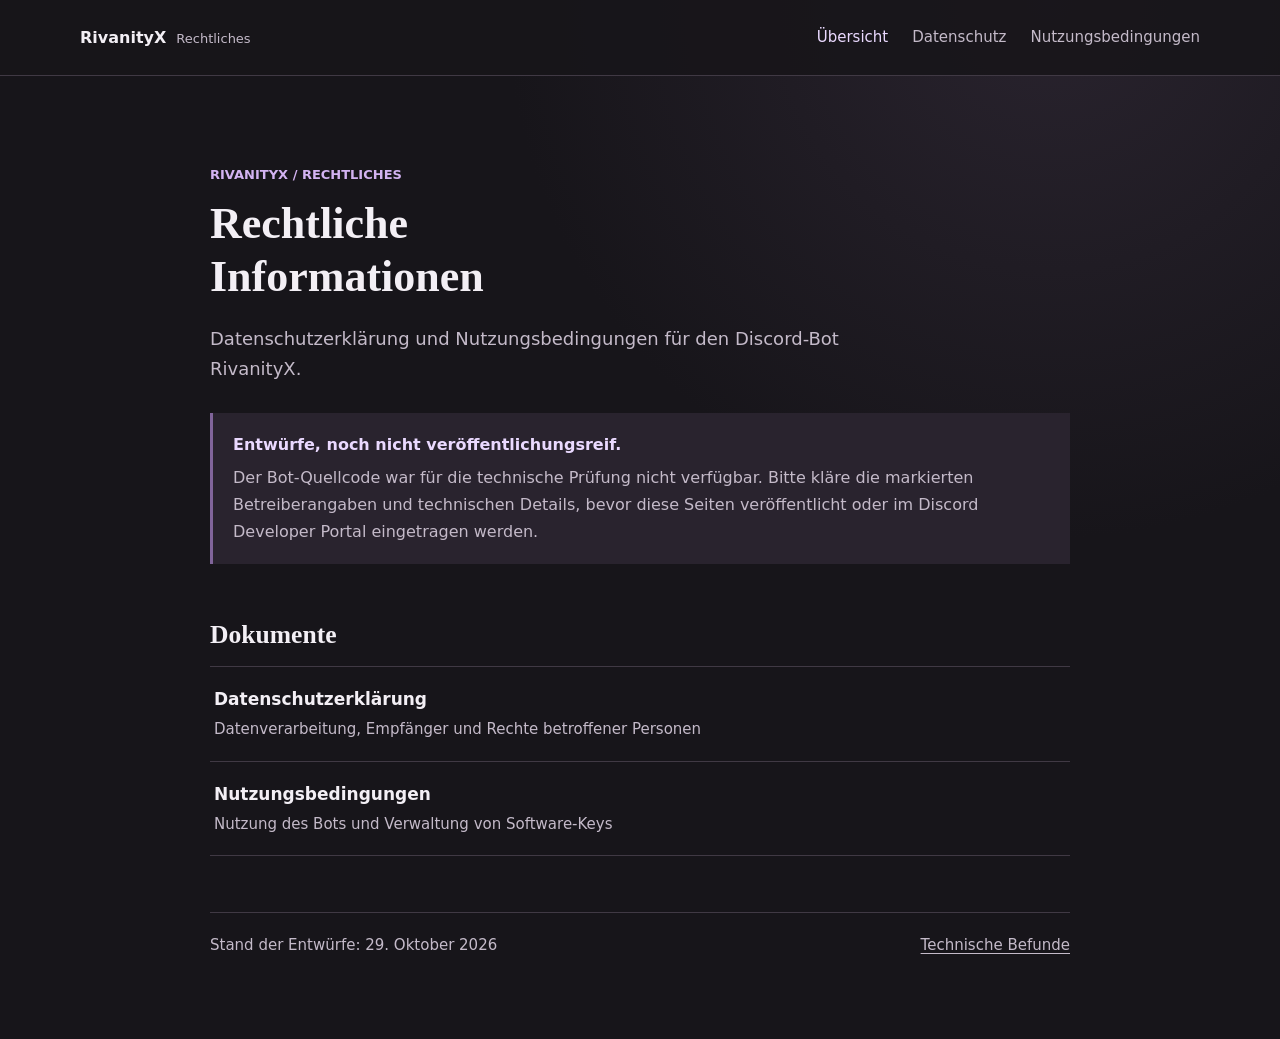
<file: index.html>
<!doctype html>
<html lang="de">
<head>
  <meta charset="utf-8">
  <meta name="viewport" content="width=device-width, initial-scale=1">
  <meta name="theme-color" content="#17151a">
  <meta name="description" content="Datenschutzerklärung und Nutzungsbedingungen für RivanityX.">
  <title>Rechtliche Informationen | RivanityX</title>
  <link rel="stylesheet" href="style.css">
</head>
<body>
  <header class="site-header">
    <a class="wordmark" href="index.html">RivanityX <span>Rechtliches</span></a>
    <nav aria-label="Hauptnavigation">
      <a href="index.html" aria-current="page">Übersicht</a>
      <a href="privacy.html">Datenschutz</a>
      <a href="terms.html">Nutzungsbedingungen</a>
    </nav>
  </header>

  <main class="landing">
    <p class="eyebrow">RivanityX / Rechtliches</p>
    <h1>Rechtliche Informationen</h1>
    <p class="intro">Datenschutzerklärung und Nutzungsbedingungen für den Discord-Bot RivanityX.</p>

    <aside class="draft-notice" aria-label="Wichtiger Hinweis">
      <strong>Entwürfe, noch nicht veröffentlichungsreif.</strong>
      <p>Der Bot-Quellcode war für die technische Prüfung nicht verfügbar. Bitte kläre die markierten Betreiberangaben und technischen Details, bevor diese Seiten veröffentlicht oder im Discord Developer Portal eingetragen werden.</p>
    </aside>

    <section class="document-list" aria-labelledby="documents-title">
      <h2 id="documents-title">Dokumente</h2>
      <ul class="legal-links">
        <li>
          <a href="privacy.html">
            <span class="link-title">Datenschutzerklärung</span>
            <span class="link-description">Datenverarbeitung, Empfänger und Rechte betroffener Personen</span>
          </a>
        </li>
        <li>
          <a href="terms.html">
            <span class="link-title">Nutzungsbedingungen</span>
            <span class="link-description">Nutzung des Bots und Verwaltung von Software-Keys</span>
          </a>
        </li>
      </ul>
    </section>

    <footer class="site-footer">
      <p>Stand der Entwürfe: 29. Oktober 2026</p>
      <a href="legal-site/TECHNICAL_FINDINGS.md">Technische Befunde</a>
    </footer>
  </main>
</body>
</html>
</file>
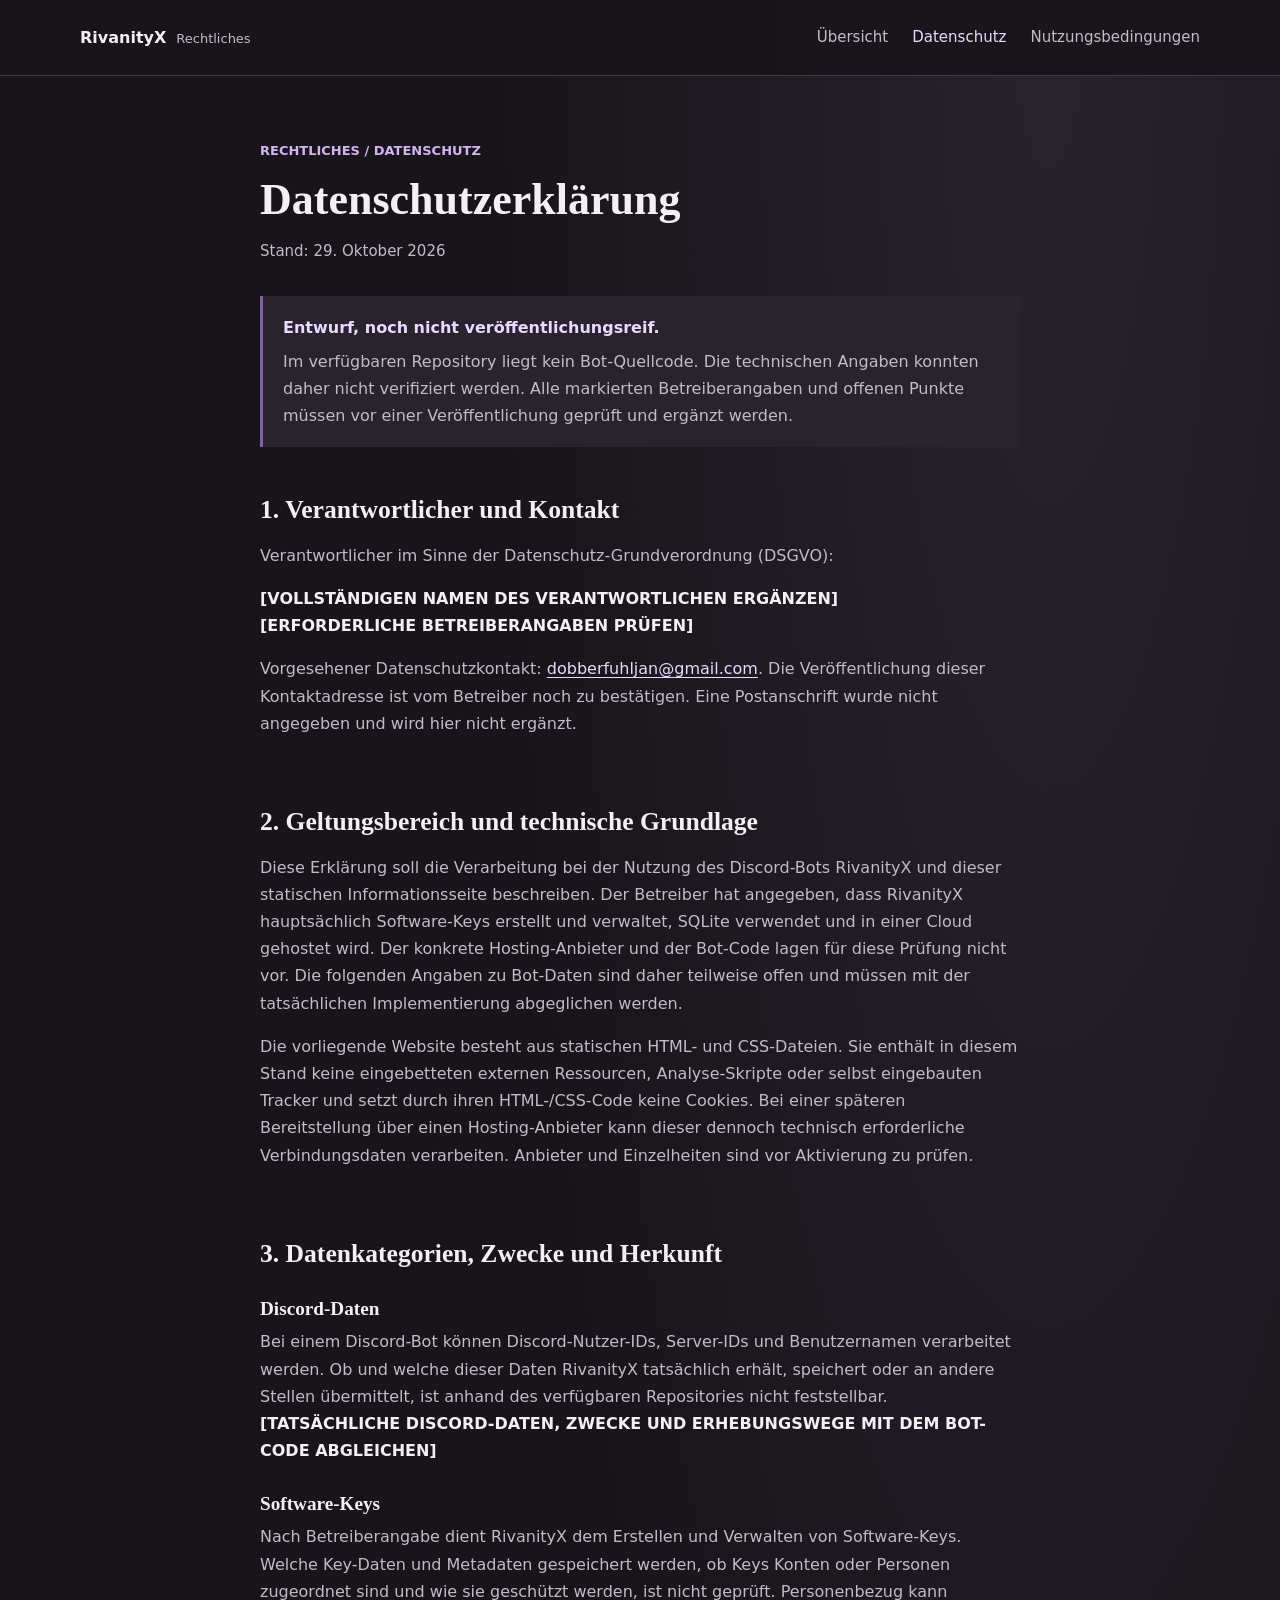
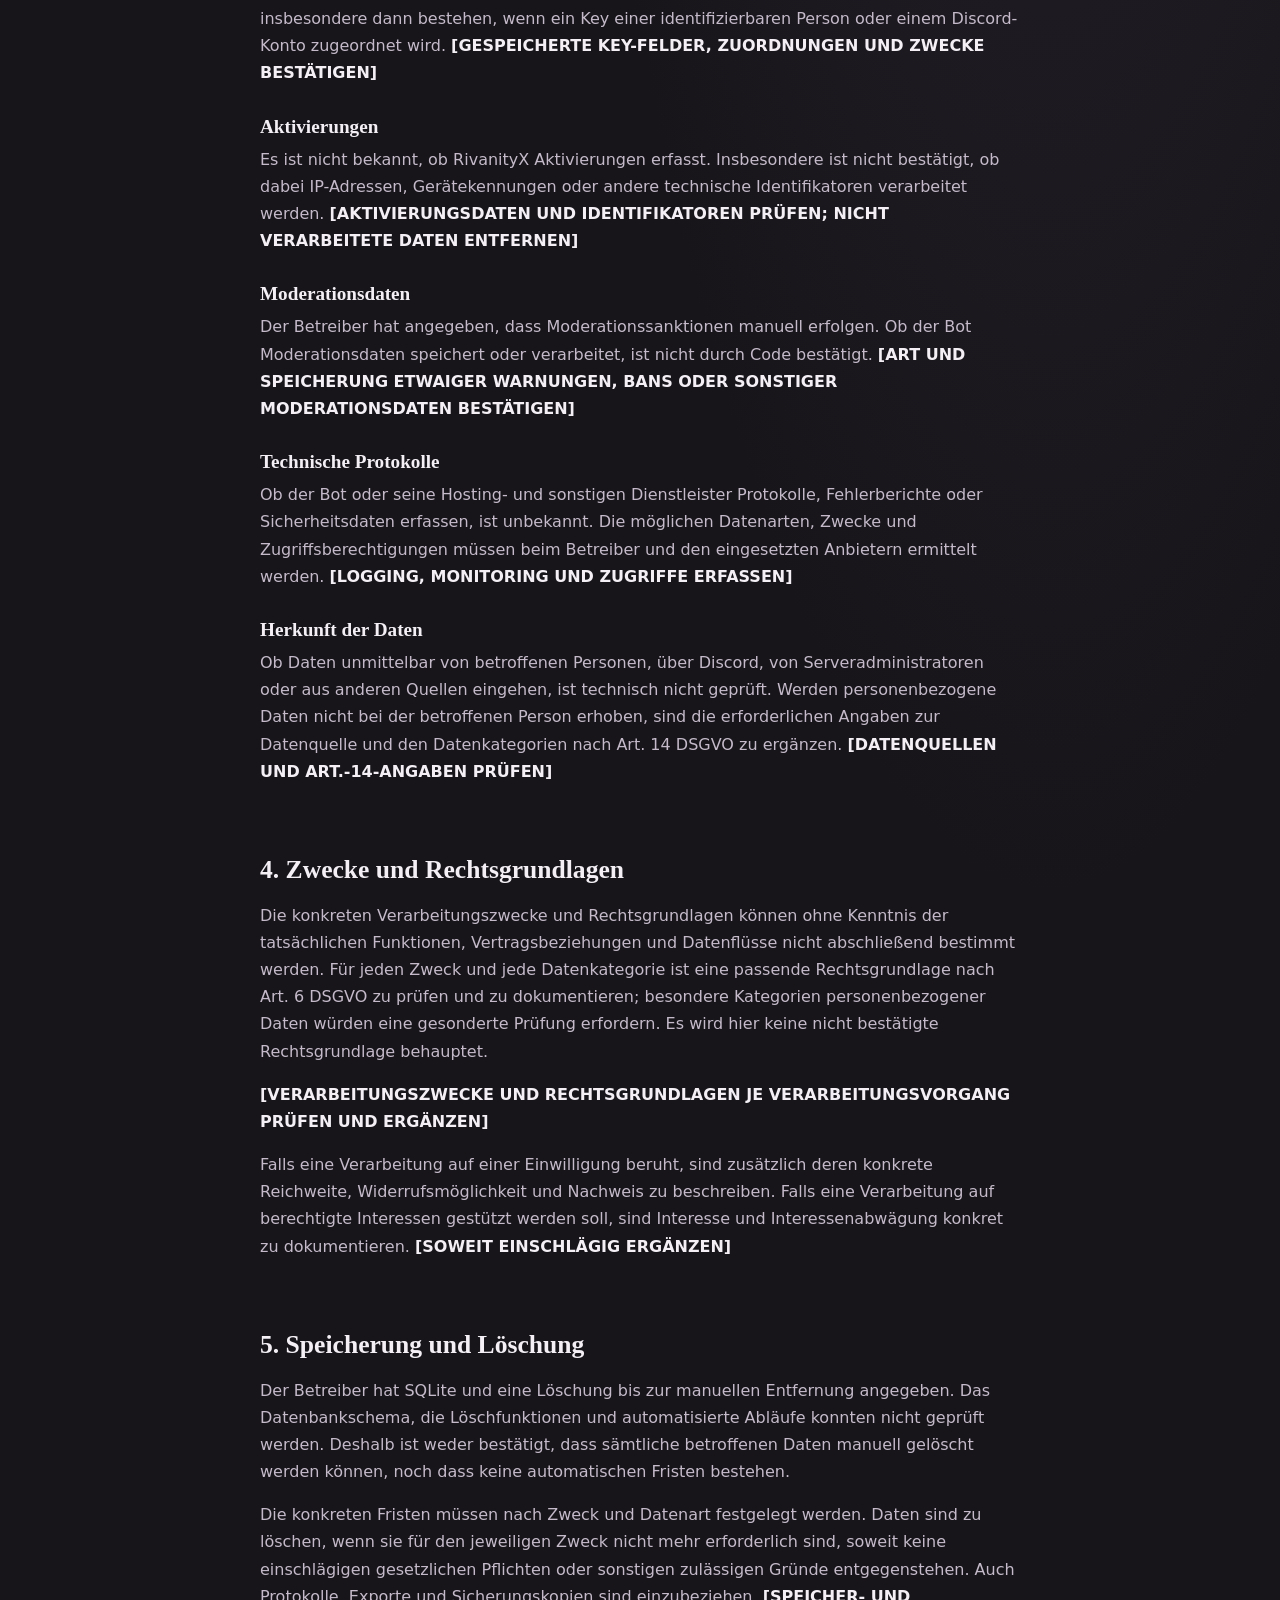
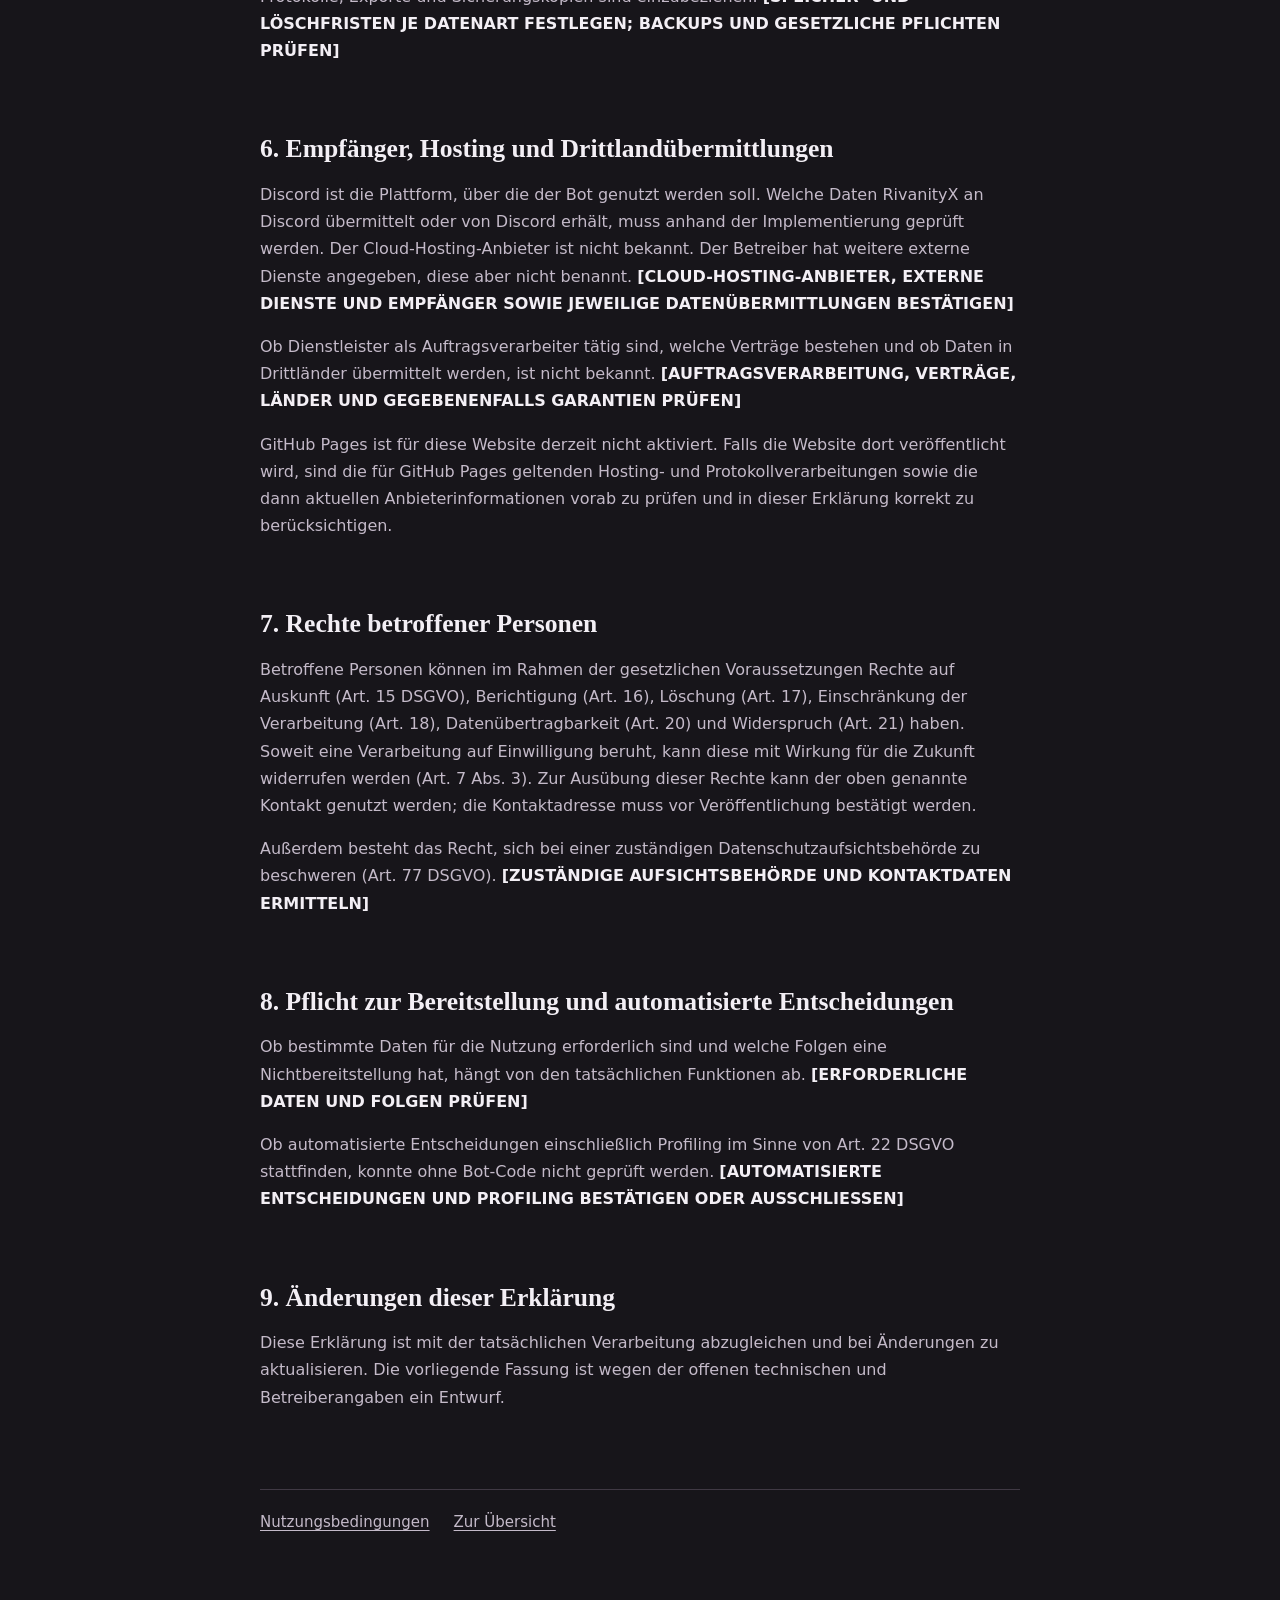
<file: privacy.html>
<!doctype html>
<html lang="de">
<head>
  <meta charset="utf-8">
  <meta name="viewport" content="width=device-width, initial-scale=1">
  <meta name="theme-color" content="#17151a">
  <title>Datenschutzerklärung | RivanityX</title>
  <link rel="stylesheet" href="style.css">
</head>
<body>
  <header class="site-header">
    <a class="wordmark" href="index.html">RivanityX <span>Rechtliches</span></a>
    <nav aria-label="Hauptnavigation">
      <a href="index.html">Übersicht</a>
      <a href="privacy.html" aria-current="page">Datenschutz</a>
      <a href="terms.html">Nutzungsbedingungen</a>
    </nav>
  </header>

  <main class="document">
    <p class="eyebrow">Rechtliches / Datenschutz</p>
    <h1>Datenschutzerklärung</h1>
    <p class="document-date">Stand: 29. Oktober 2026</p>

    <aside class="draft-notice" aria-label="Wichtiger Hinweis">
      <strong>Entwurf, noch nicht veröffentlichungsreif.</strong>
      <p>Im verfügbaren Repository liegt kein Bot-Quellcode. Die technischen Angaben konnten daher nicht verifiziert werden. Alle markierten Betreiberangaben und offenen Punkte müssen vor einer Veröffentlichung geprüft und ergänzt werden.</p>
    </aside>

    <section>
      <h2>1. Verantwortlicher und Kontakt</h2>
      <p>Verantwortlicher im Sinne der Datenschutz-Grundverordnung (DSGVO):</p>
      <p><strong>[VOLLSTÄNDIGEN NAMEN DES VERANTWORTLICHEN ERGÄNZEN]</strong><br>
        <strong>[ERFORDERLICHE BETREIBERANGABEN PRÜFEN]</strong></p>
      <p>Vorgesehener Datenschutzkontakt: <a href="mailto:dobberfuhljan@gmail.com">dobberfuhljan@gmail.com</a>. Die Veröffentlichung dieser Kontaktadresse ist vom Betreiber noch zu bestätigen. Eine Postanschrift wurde nicht angegeben und wird hier nicht ergänzt.</p>
    </section>

    <section>
      <h2>2. Geltungsbereich und technische Grundlage</h2>
      <p>Diese Erklärung soll die Verarbeitung bei der Nutzung des Discord-Bots RivanityX und dieser statischen Informationsseite beschreiben. Der Betreiber hat angegeben, dass RivanityX hauptsächlich Software-Keys erstellt und verwaltet, SQLite verwendet und in einer Cloud gehostet wird. Der konkrete Hosting-Anbieter und der Bot-Code lagen für diese Prüfung nicht vor. Die folgenden Angaben zu Bot-Daten sind daher teilweise offen und müssen mit der tatsächlichen Implementierung abgeglichen werden.</p>
      <p>Die vorliegende Website besteht aus statischen HTML- und CSS-Dateien. Sie enthält in diesem Stand keine eingebetteten externen Ressourcen, Analyse-Skripte oder selbst eingebauten Tracker und setzt durch ihren HTML-/CSS-Code keine Cookies. Bei einer späteren Bereitstellung über einen Hosting-Anbieter kann dieser dennoch technisch erforderliche Verbindungsdaten verarbeiten. Anbieter und Einzelheiten sind vor Aktivierung zu prüfen.</p>
    </section>

    <section>
      <h2>3. Datenkategorien, Zwecke und Herkunft</h2>
      <h3>Discord-Daten</h3>
      <p>Bei einem Discord-Bot können Discord-Nutzer-IDs, Server-IDs und Benutzernamen verarbeitet werden. Ob und welche dieser Daten RivanityX tatsächlich erhält, speichert oder an andere Stellen übermittelt, ist anhand des verfügbaren Repositories nicht feststellbar. <strong>[TATSÄCHLICHE DISCORD-DATEN, ZWECKE UND ERHEBUNGSWEGE MIT DEM BOT-CODE ABGLEICHEN]</strong></p>

      <h3>Software-Keys</h3>
      <p>Nach Betreiberangabe dient RivanityX dem Erstellen und Verwalten von Software-Keys. Welche Key-Daten und Metadaten gespeichert werden, ob Keys Konten oder Personen zugeordnet sind und wie sie geschützt werden, ist nicht geprüft. Personenbezug kann insbesondere dann bestehen, wenn ein Key einer identifizierbaren Person oder einem Discord-Konto zugeordnet wird. <strong>[GESPEICHERTE KEY-FELDER, ZUORDNUNGEN UND ZWECKE BESTÄTIGEN]</strong></p>

      <h3>Aktivierungen</h3>
      <p>Es ist nicht bekannt, ob RivanityX Aktivierungen erfasst. Insbesondere ist nicht bestätigt, ob dabei IP-Adressen, Gerätekennungen oder andere technische Identifikatoren verarbeitet werden. <strong>[AKTIVIERUNGSDATEN UND IDENTIFIKATOREN PRÜFEN; NICHT VERARBEITETE DATEN ENTFERNEN]</strong></p>

      <h3>Moderationsdaten</h3>
      <p>Der Betreiber hat angegeben, dass Moderationssanktionen manuell erfolgen. Ob der Bot Moderationsdaten speichert oder verarbeitet, ist nicht durch Code bestätigt. <strong>[ART UND SPEICHERUNG ETWAIGER WARNUNGEN, BANS ODER SONSTIGER MODERATIONSDATEN BESTÄTIGEN]</strong></p>

      <h3>Technische Protokolle</h3>
      <p>Ob der Bot oder seine Hosting- und sonstigen Dienstleister Protokolle, Fehlerberichte oder Sicherheitsdaten erfassen, ist unbekannt. Die möglichen Datenarten, Zwecke und Zugriffsberechtigungen müssen beim Betreiber und den eingesetzten Anbietern ermittelt werden. <strong>[LOGGING, MONITORING UND ZUGRIFFE ERFASSEN]</strong></p>

      <h3>Herkunft der Daten</h3>
      <p>Ob Daten unmittelbar von betroffenen Personen, über Discord, von Serveradministratoren oder aus anderen Quellen eingehen, ist technisch nicht geprüft. Werden personenbezogene Daten nicht bei der betroffenen Person erhoben, sind die erforderlichen Angaben zur Datenquelle und den Datenkategorien nach Art. 14 DSGVO zu ergänzen. <strong>[DATENQUELLEN UND ART.-14-ANGABEN PRÜFEN]</strong></p>
    </section>

    <section>
      <h2>4. Zwecke und Rechtsgrundlagen</h2>
      <p>Die konkreten Verarbeitungszwecke und Rechtsgrundlagen können ohne Kenntnis der tatsächlichen Funktionen, Vertragsbeziehungen und Datenflüsse nicht abschließend bestimmt werden. Für jeden Zweck und jede Datenkategorie ist eine passende Rechtsgrundlage nach Art. 6 DSGVO zu prüfen und zu dokumentieren; besondere Kategorien personenbezogener Daten würden eine gesonderte Prüfung erfordern. Es wird hier keine nicht bestätigte Rechtsgrundlage behauptet.</p>
      <p><strong>[VERARBEITUNGSZWECKE UND RECHTSGRUNDLAGEN JE VERARBEITUNGSVORGANG PRÜFEN UND ERGÄNZEN]</strong></p>
      <p>Falls eine Verarbeitung auf einer Einwilligung beruht, sind zusätzlich deren konkrete Reichweite, Widerrufsmöglichkeit und Nachweis zu beschreiben. Falls eine Verarbeitung auf berechtigte Interessen gestützt werden soll, sind Interesse und Interessenabwägung konkret zu dokumentieren. <strong>[SOWEIT EINSCHLÄGIG ERGÄNZEN]</strong></p>
    </section>

    <section>
      <h2>5. Speicherung und Löschung</h2>
      <p>Der Betreiber hat SQLite und eine Löschung bis zur manuellen Entfernung angegeben. Das Datenbankschema, die Löschfunktionen und automatisierte Abläufe konnten nicht geprüft werden. Deshalb ist weder bestätigt, dass sämtliche betroffenen Daten manuell gelöscht werden können, noch dass keine automatischen Fristen bestehen.</p>
      <p>Die konkreten Fristen müssen nach Zweck und Datenart festgelegt werden. Daten sind zu löschen, wenn sie für den jeweiligen Zweck nicht mehr erforderlich sind, soweit keine einschlägigen gesetzlichen Pflichten oder sonstigen zulässigen Gründe entgegenstehen. Auch Protokolle, Exporte und Sicherungskopien sind einzubeziehen. <strong>[SPEICHER- UND LÖSCHFRISTEN JE DATENART FESTLEGEN; BACKUPS UND GESETZLICHE PFLICHTEN PRÜFEN]</strong></p>
    </section>

    <section>
      <h2>6. Empfänger, Hosting und Drittlandübermittlungen</h2>
      <p>Discord ist die Plattform, über die der Bot genutzt werden soll. Welche Daten RivanityX an Discord übermittelt oder von Discord erhält, muss anhand der Implementierung geprüft werden. Der Cloud-Hosting-Anbieter ist nicht bekannt. Der Betreiber hat weitere externe Dienste angegeben, diese aber nicht benannt. <strong>[CLOUD-HOSTING-ANBIETER, EXTERNE DIENSTE UND EMPFÄNGER SOWIE JEWEILIGE DATENÜBERMITTLUNGEN BESTÄTIGEN]</strong></p>
      <p>Ob Dienstleister als Auftragsverarbeiter tätig sind, welche Verträge bestehen und ob Daten in Drittländer übermittelt werden, ist nicht bekannt. <strong>[AUFTRAGSVERARBEITUNG, VERTRÄGE, LÄNDER UND GEGEBENENFALLS GARANTIEN PRÜFEN]</strong></p>
      <p>GitHub Pages ist für diese Website derzeit nicht aktiviert. Falls die Website dort veröffentlicht wird, sind die für GitHub Pages geltenden Hosting- und Protokollverarbeitungen sowie die dann aktuellen Anbieterinformationen vorab zu prüfen und in dieser Erklärung korrekt zu berücksichtigen.</p>
    </section>

    <section>
      <h2>7. Rechte betroffener Personen</h2>
      <p>Betroffene Personen können im Rahmen der gesetzlichen Voraussetzungen Rechte auf Auskunft (Art. 15 DSGVO), Berichtigung (Art. 16), Löschung (Art. 17), Einschränkung der Verarbeitung (Art. 18), Datenübertragbarkeit (Art. 20) und Widerspruch (Art. 21) haben. Soweit eine Verarbeitung auf Einwilligung beruht, kann diese mit Wirkung für die Zukunft widerrufen werden (Art. 7 Abs. 3). Zur Ausübung dieser Rechte kann der oben genannte Kontakt genutzt werden; die Kontaktadresse muss vor Veröffentlichung bestätigt werden.</p>
      <p>Außerdem besteht das Recht, sich bei einer zuständigen Datenschutzaufsichtsbehörde zu beschweren (Art. 77 DSGVO). <strong>[ZUSTÄNDIGE AUFSICHTSBEHÖRDE UND KONTAKTDATEN ERMITTELN]</strong></p>
    </section>

    <section>
      <h2>8. Pflicht zur Bereitstellung und automatisierte Entscheidungen</h2>
      <p>Ob bestimmte Daten für die Nutzung erforderlich sind und welche Folgen eine Nichtbereitstellung hat, hängt von den tatsächlichen Funktionen ab. <strong>[ERFORDERLICHE DATEN UND FOLGEN PRÜFEN]</strong></p>
      <p>Ob automatisierte Entscheidungen einschließlich Profiling im Sinne von Art. 22 DSGVO stattfinden, konnte ohne Bot-Code nicht geprüft werden. <strong>[AUTOMATISIERTE ENTSCHEIDUNGEN UND PROFILING BESTÄTIGEN ODER AUSSCHLIESSEN]</strong></p>
    </section>

    <section>
      <h2>9. Änderungen dieser Erklärung</h2>
      <p>Diese Erklärung ist mit der tatsächlichen Verarbeitung abzugleichen und bei Änderungen zu aktualisieren. Die vorliegende Fassung ist wegen der offenen technischen und Betreiberangaben ein Entwurf.</p>
    </section>

    <footer class="document-footer">
      <a href="terms.html">Nutzungsbedingungen</a>
      <a href="index.html">Zur Übersicht</a>
    </footer>
  </main>
</body>
</html>
</file>
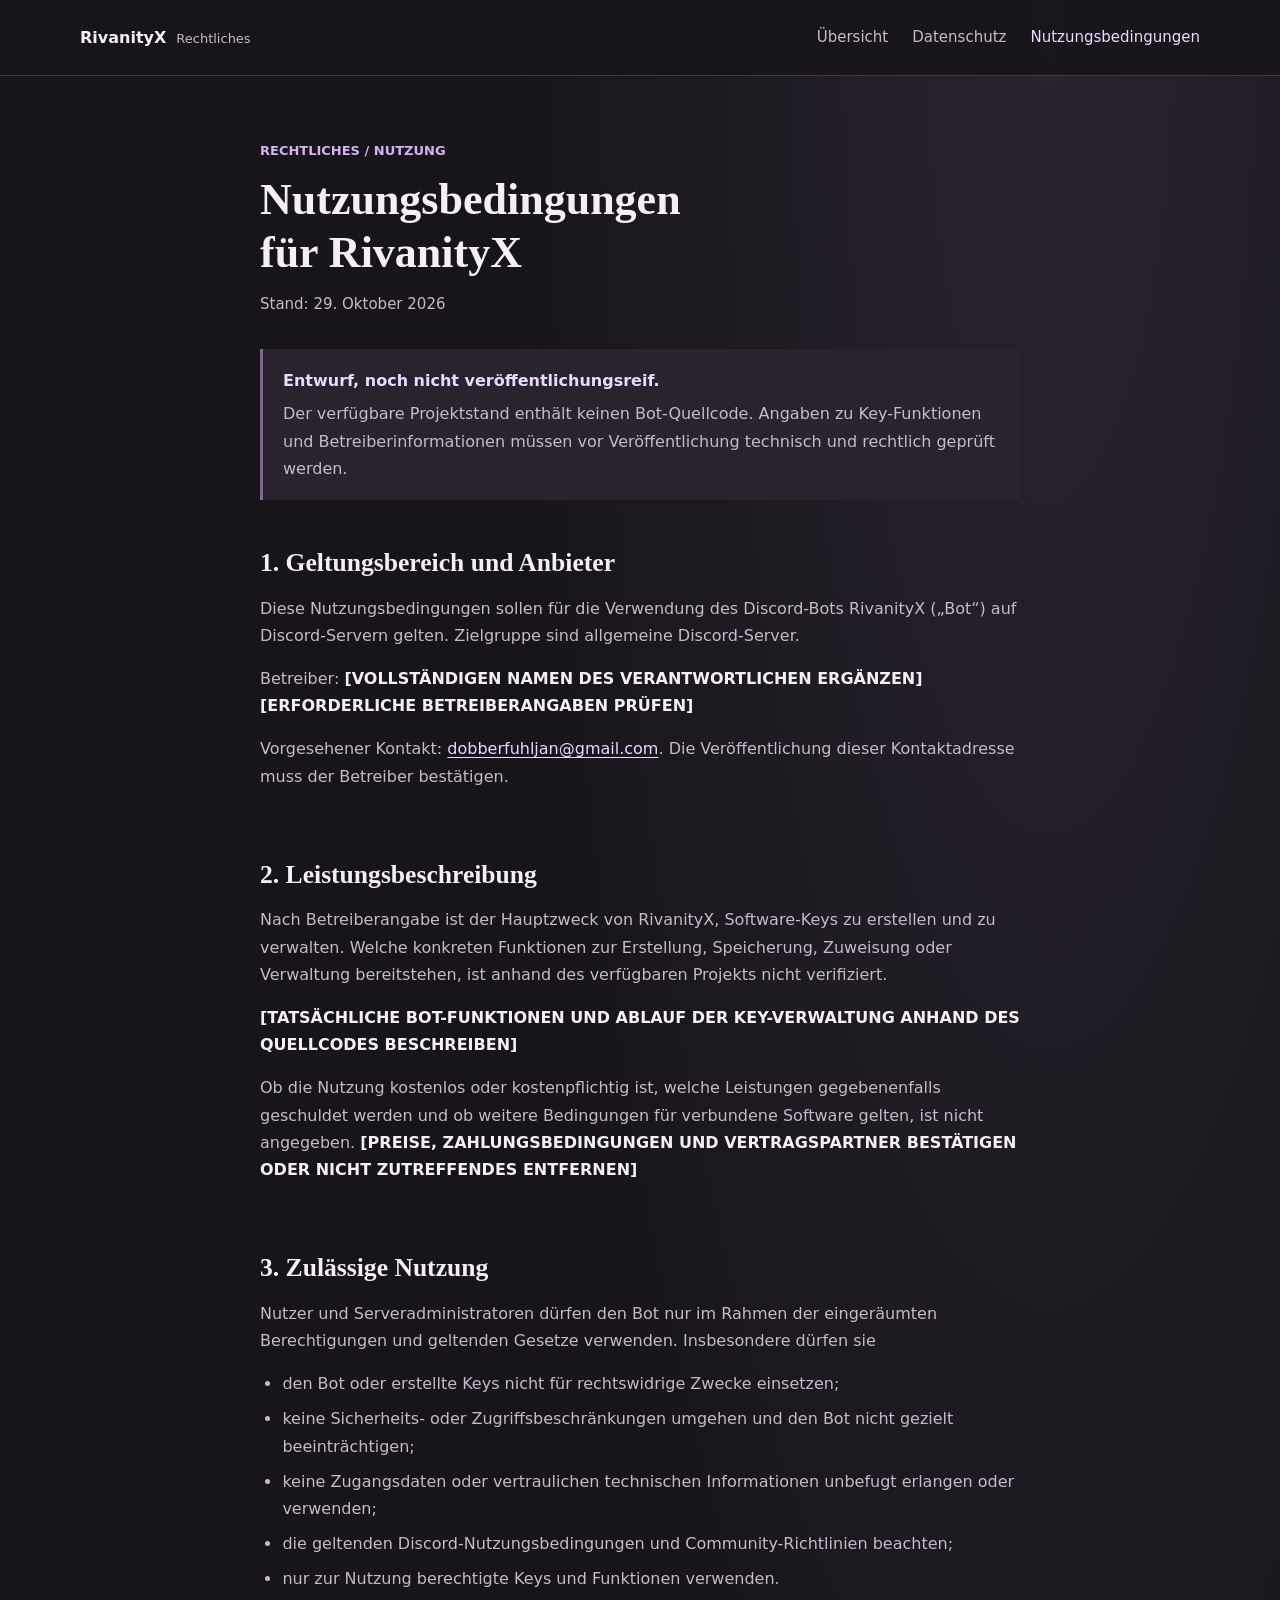
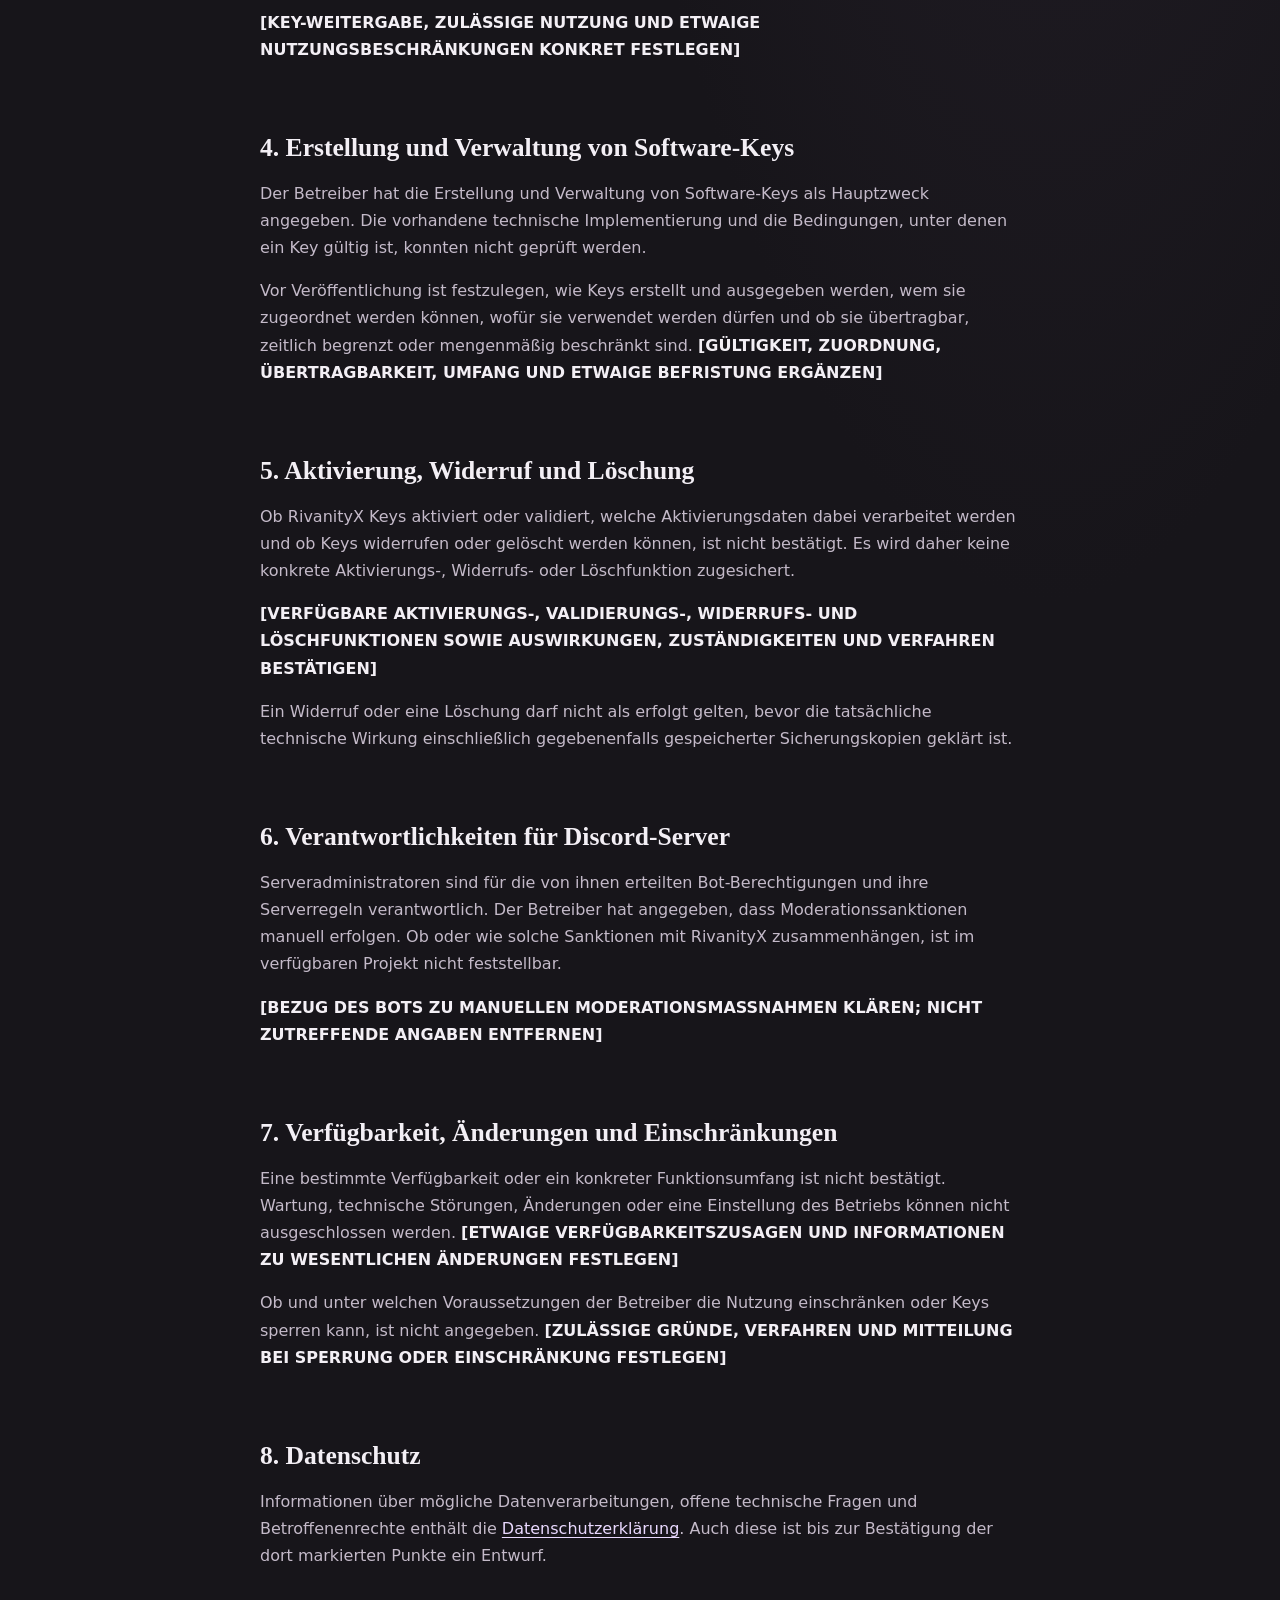
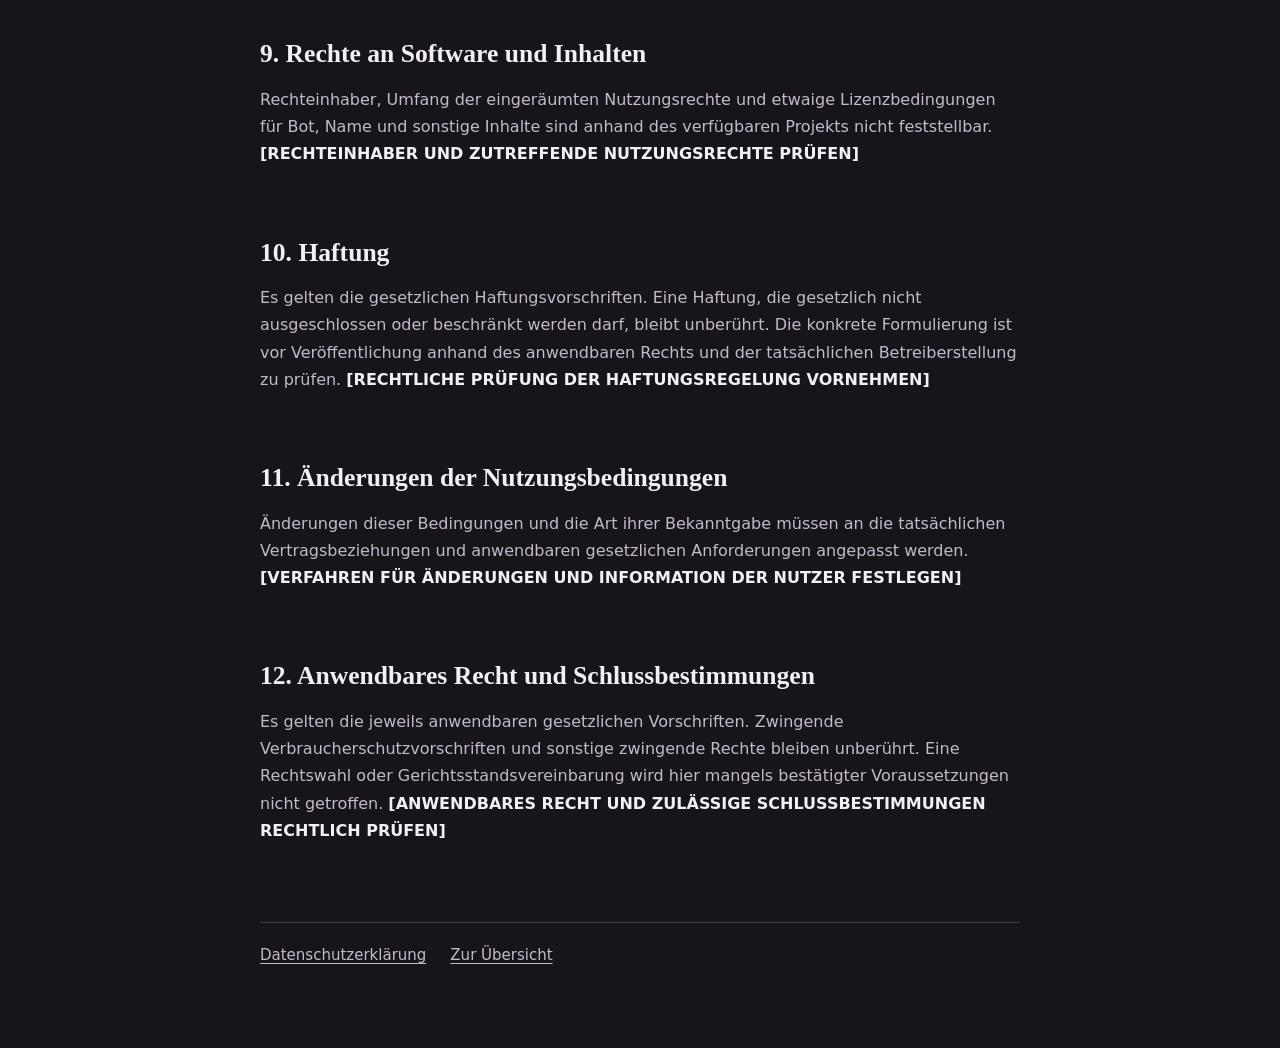
<file: terms.html>
<!doctype html>
<html lang="de">
<head>
  <meta charset="utf-8">
  <meta name="viewport" content="width=device-width, initial-scale=1">
  <meta name="theme-color" content="#17151a">
  <title>Nutzungsbedingungen | RivanityX</title>
  <link rel="stylesheet" href="style.css">
</head>
<body>
  <header class="site-header">
    <a class="wordmark" href="index.html">RivanityX <span>Rechtliches</span></a>
    <nav aria-label="Hauptnavigation">
      <a href="index.html">Übersicht</a>
      <a href="privacy.html">Datenschutz</a>
      <a href="terms.html" aria-current="page">Nutzungsbedingungen</a>
    </nav>
  </header>

  <main class="document">
    <p class="eyebrow">Rechtliches / Nutzung</p>
    <h1>Nutzungsbedingungen für RivanityX</h1>
    <p class="document-date">Stand: 29. Oktober 2026</p>

    <aside class="draft-notice" aria-label="Wichtiger Hinweis">
      <strong>Entwurf, noch nicht veröffentlichungsreif.</strong>
      <p>Der verfügbare Projektstand enthält keinen Bot-Quellcode. Angaben zu Key-Funktionen und Betreiberinformationen müssen vor Veröffentlichung technisch und rechtlich geprüft werden.</p>
    </aside>

    <section>
      <h2>1. Geltungsbereich und Anbieter</h2>
      <p>Diese Nutzungsbedingungen sollen für die Verwendung des Discord-Bots RivanityX („Bot“) auf Discord-Servern gelten. Zielgruppe sind allgemeine Discord-Server.</p>
      <p>Betreiber: <strong>[VOLLSTÄNDIGEN NAMEN DES VERANTWORTLICHEN ERGÄNZEN]</strong><br>
        <strong>[ERFORDERLICHE BETREIBERANGABEN PRÜFEN]</strong></p>
      <p>Vorgesehener Kontakt: <a href="mailto:dobberfuhljan@gmail.com">dobberfuhljan@gmail.com</a>. Die Veröffentlichung dieser Kontaktadresse muss der Betreiber bestätigen.</p>
    </section>

    <section>
      <h2>2. Leistungsbeschreibung</h2>
      <p>Nach Betreiberangabe ist der Hauptzweck von RivanityX, Software-Keys zu erstellen und zu verwalten. Welche konkreten Funktionen zur Erstellung, Speicherung, Zuweisung oder Verwaltung bereitstehen, ist anhand des verfügbaren Projekts nicht verifiziert.</p>
      <p><strong>[TATSÄCHLICHE BOT-FUNKTIONEN UND ABLAUF DER KEY-VERWALTUNG ANHAND DES QUELLCODES BESCHREIBEN]</strong></p>
      <p>Ob die Nutzung kostenlos oder kostenpflichtig ist, welche Leistungen gegebenenfalls geschuldet werden und ob weitere Bedingungen für verbundene Software gelten, ist nicht angegeben. <strong>[PREISE, ZAHLUNGSBEDINGUNGEN UND VERTRAGSPARTNER BESTÄTIGEN ODER NICHT ZUTREFFENDES ENTFERNEN]</strong></p>
    </section>

    <section>
      <h2>3. Zulässige Nutzung</h2>
      <p>Nutzer und Serveradministratoren dürfen den Bot nur im Rahmen der eingeräumten Berechtigungen und geltenden Gesetze verwenden. Insbesondere dürfen sie</p>
      <ul>
        <li>den Bot oder erstellte Keys nicht für rechtswidrige Zwecke einsetzen;</li>
        <li>keine Sicherheits- oder Zugriffsbeschränkungen umgehen und den Bot nicht gezielt beeinträchtigen;</li>
        <li>keine Zugangsdaten oder vertraulichen technischen Informationen unbefugt erlangen oder verwenden;</li>
        <li>die geltenden Discord-Nutzungsbedingungen und Community-Richtlinien beachten;</li>
        <li>nur zur Nutzung berechtigte Keys und Funktionen verwenden.</li>
      </ul>
      <p><strong>[KEY-WEITERGABE, ZULÄSSIGE NUTZUNG UND ETWAIGE NUTZUNGSBESCHRÄNKUNGEN KONKRET FESTLEGEN]</strong></p>
    </section>

    <section>
      <h2>4. Erstellung und Verwaltung von Software-Keys</h2>
      <p>Der Betreiber hat die Erstellung und Verwaltung von Software-Keys als Hauptzweck angegeben. Die vorhandene technische Implementierung und die Bedingungen, unter denen ein Key gültig ist, konnten nicht geprüft werden.</p>
      <p>Vor Veröffentlichung ist festzulegen, wie Keys erstellt und ausgegeben werden, wem sie zugeordnet werden können, wofür sie verwendet werden dürfen und ob sie übertragbar, zeitlich begrenzt oder mengenmäßig beschränkt sind. <strong>[GÜLTIGKEIT, ZUORDNUNG, ÜBERTRAGBARKEIT, UMFANG UND ETWAIGE BEFRISTUNG ERGÄNZEN]</strong></p>
    </section>

    <section>
      <h2>5. Aktivierung, Widerruf und Löschung</h2>
      <p>Ob RivanityX Keys aktiviert oder validiert, welche Aktivierungsdaten dabei verarbeitet werden und ob Keys widerrufen oder gelöscht werden können, ist nicht bestätigt. Es wird daher keine konkrete Aktivierungs-, Widerrufs- oder Löschfunktion zugesichert.</p>
      <p><strong>[VERFÜGBARE AKTIVIERUNGS-, VALIDIERUNGS-, WIDERRUFS- UND LÖSCHFUNKTIONEN SOWIE AUSWIRKUNGEN, ZUSTÄNDIGKEITEN UND VERFAHREN BESTÄTIGEN]</strong></p>
      <p>Ein Widerruf oder eine Löschung darf nicht als erfolgt gelten, bevor die tatsächliche technische Wirkung einschließlich gegebenenfalls gespeicherter Sicherungskopien geklärt ist.</p>
    </section>

    <section>
      <h2>6. Verantwortlichkeiten für Discord-Server</h2>
      <p>Serveradministratoren sind für die von ihnen erteilten Bot-Berechtigungen und ihre Serverregeln verantwortlich. Der Betreiber hat angegeben, dass Moderationssanktionen manuell erfolgen. Ob oder wie solche Sanktionen mit RivanityX zusammenhängen, ist im verfügbaren Projekt nicht feststellbar.</p>
      <p><strong>[BEZUG DES BOTS ZU MANUELLEN MODERATIONSMASSNAHMEN KLÄREN; NICHT ZUTREFFENDE ANGABEN ENTFERNEN]</strong></p>
    </section>

    <section>
      <h2>7. Verfügbarkeit, Änderungen und Einschränkungen</h2>
      <p>Eine bestimmte Verfügbarkeit oder ein konkreter Funktionsumfang ist nicht bestätigt. Wartung, technische Störungen, Änderungen oder eine Einstellung des Betriebs können nicht ausgeschlossen werden. <strong>[ETWAIGE VERFÜGBARKEITSZUSAGEN UND INFORMATIONEN ZU WESENTLICHEN ÄNDERUNGEN FESTLEGEN]</strong></p>
      <p>Ob und unter welchen Voraussetzungen der Betreiber die Nutzung einschränken oder Keys sperren kann, ist nicht angegeben. <strong>[ZULÄSSIGE GRÜNDE, VERFAHREN UND MITTEILUNG BEI SPERRUNG ODER EINSCHRÄNKUNG FESTLEGEN]</strong></p>
    </section>

    <section>
      <h2>8. Datenschutz</h2>
      <p>Informationen über mögliche Datenverarbeitungen, offene technische Fragen und Betroffenenrechte enthält die <a href="privacy.html">Datenschutzerklärung</a>. Auch diese ist bis zur Bestätigung der dort markierten Punkte ein Entwurf.</p>
    </section>

    <section>
      <h2>9. Rechte an Software und Inhalten</h2>
      <p>Rechteinhaber, Umfang der eingeräumten Nutzungsrechte und etwaige Lizenzbedingungen für Bot, Name und sonstige Inhalte sind anhand des verfügbaren Projekts nicht feststellbar. <strong>[RECHTEINHABER UND ZUTREFFENDE NUTZUNGSRECHTE PRÜFEN]</strong></p>
    </section>

    <section>
      <h2>10. Haftung</h2>
      <p>Es gelten die gesetzlichen Haftungsvorschriften. Eine Haftung, die gesetzlich nicht ausgeschlossen oder beschränkt werden darf, bleibt unberührt. Die konkrete Formulierung ist vor Veröffentlichung anhand des anwendbaren Rechts und der tatsächlichen Betreiberstellung zu prüfen. <strong>[RECHTLICHE PRÜFUNG DER HAFTUNGSREGELUNG VORNEHMEN]</strong></p>
    </section>

    <section>
      <h2>11. Änderungen der Nutzungsbedingungen</h2>
      <p>Änderungen dieser Bedingungen und die Art ihrer Bekanntgabe müssen an die tatsächlichen Vertragsbeziehungen und anwendbaren gesetzlichen Anforderungen angepasst werden. <strong>[VERFAHREN FÜR ÄNDERUNGEN UND INFORMATION DER NUTZER FESTLEGEN]</strong></p>
    </section>

    <section>
      <h2>12. Anwendbares Recht und Schlussbestimmungen</h2>
      <p>Es gelten die jeweils anwendbaren gesetzlichen Vorschriften. Zwingende Verbraucherschutzvorschriften und sonstige zwingende Rechte bleiben unberührt. Eine Rechtswahl oder Gerichtsstandsvereinbarung wird hier mangels bestätigter Voraussetzungen nicht getroffen. <strong>[ANWENDBARES RECHT UND ZULÄSSIGE SCHLUSSBESTIMMUNGEN RECHTLICH PRÜFEN]</strong></p>
    </section>

    <footer class="document-footer">
      <a href="privacy.html">Datenschutzerklärung</a>
      <a href="index.html">Zur Übersicht</a>
    </footer>
  </main>
</body>
</html>
</file>
<file: style.css>
:root {
  color-scheme: dark;
  --page: #17151a;
  --surface: #211e24;
  --text: #f3eff5;
  --muted: #c4bac9;
  --accent: #d3b3f2;
  --accent-strong: #ead9ff;
  --line: #403944;
  --notice: #29232e;
  --notice-line: #80649a;
  font-family: system-ui, -apple-system, "Segoe UI", sans-serif;
  font-synthesis: none;
  text-rendering: optimizeLegibility;
}

* {
  box-sizing: border-box;
}

html {
  min-width: 320px;
  background: var(--page);
  scroll-behavior: smooth;
}

body {
  min-height: 100vh;
  margin: 0;
  color: var(--text);
  background: radial-gradient(ellipse at 82% 0%, #29232e 0, var(--page) 34rem);
  font-size: 1rem;
  line-height: 1.7;
}

a {
  color: var(--accent-strong);
  text-decoration-thickness: 1px;
  text-underline-offset: 0.2em;
}

a:hover {
  color: #ffffff;
}

a:focus-visible {
  outline: 2px solid var(--accent-strong);
  outline-offset: 4px;
  border-radius: 2px;
}

.site-header {
  display: flex;
  align-items: center;
  justify-content: space-between;
  gap: 24px;
  min-height: 76px;
  padding: 16px max(24px, calc((100vw - 1120px) / 2));
  border-bottom: 1px solid var(--line);
  background: rgb(23 21 26 / 88%);
}

.wordmark {
  display: inline-flex;
  align-items: baseline;
  gap: 10px;
  color: var(--text);
  font-weight: 700;
  text-decoration: none;
}

.wordmark span {
  color: var(--muted);
  font-size: 0.8125rem;
  font-weight: 500;
}

.site-header nav {
  display: flex;
  flex-wrap: wrap;
  gap: 8px 24px;
}

.site-header nav a {
  color: var(--muted);
  font-size: 0.9375rem;
  text-decoration: none;
}

.site-header nav a[aria-current="page"],
.site-header nav a:hover {
  color: var(--accent-strong);
}

.document,
.landing {
  width: min(100% - 48px, 760px);
  margin: 0 auto;
  padding: 64px 0 80px;
}

.landing {
  width: min(100% - 48px, 860px);
  padding-top: 88px;
}

.eyebrow {
  margin: 0 0 12px;
  color: var(--accent);
  font-size: 0.8125rem;
  font-weight: 700;
  text-transform: uppercase;
}

h1,
h2,
h3 {
  color: var(--text);
  font-family: "Iowan Old Style", "Palatino Linotype", "Book Antiqua", Georgia, serif;
  font-weight: 600;
  line-height: 1.2;
}

h1 {
  max-width: 18ch;
  margin: 0;
  font-size: 2.75rem;
}

h2 {
  margin: 48px 0 16px;
  font-size: 1.6rem;
}

h3 {
  margin: 28px 0 8px;
  font-size: 1.2rem;
}

p,
ul {
  margin-top: 0;
}

.document-date {
  margin: 12px 0 32px;
  color: var(--muted);
  font-size: 0.9375rem;
}

.document section {
  padding-bottom: 6px;
}

.document section p,
.document section li {
  color: var(--muted);
}

.document section strong {
  color: var(--text);
  overflow-wrap: anywhere;
}

.document ul {
  padding-left: 1.4rem;
}

.document li + li {
  margin-top: 8px;
}

.draft-notice {
  margin: 28px 0 40px;
  padding: 18px 20px;
  border-left: 3px solid var(--notice-line);
  background: var(--notice);
}

.draft-notice strong {
  color: var(--accent-strong);
}

.draft-notice p {
  margin: 6px 0 0;
  color: var(--muted);
}

.intro {
  max-width: 56ch;
  margin: 20px 0 0;
  color: var(--muted);
  font-size: 1.125rem;
}

.document-list {
  margin-top: 56px;
}

.document-list h2 {
  margin-top: 0;
}

.legal-links {
  margin: 0;
  padding: 0;
  border-top: 1px solid var(--line);
  list-style: none;
}

.legal-links li {
  border-bottom: 1px solid var(--line);
}

.legal-links a {
  display: grid;
  gap: 3px;
  padding: 18px 4px;
  text-decoration: none;
}

.link-title {
  color: var(--text);
  font-size: 1.0625rem;
  font-weight: 650;
}

.link-description {
  color: var(--muted);
  font-size: 0.9375rem;
}

.document-footer,
.site-footer {
  display: flex;
  flex-wrap: wrap;
  gap: 12px 24px;
  margin-top: 56px;
  padding-top: 20px;
  border-top: 1px solid var(--line);
  font-size: 0.9375rem;
}

.document-footer a,
.site-footer a {
  color: var(--muted);
}

.site-footer {
  justify-content: space-between;
  color: var(--muted);
}

.site-footer p {
  margin: 0;
}

@media (max-width: 640px) {
  .site-header {
    align-items: flex-start;
    flex-direction: column;
    gap: 12px;
    padding: 16px 20px;
  }

  .site-header nav {
    gap: 8px 18px;
  }

  .document,
  .landing {
    width: min(100% - 40px, 760px);
    padding-top: 44px;
    padding-bottom: 56px;
  }

  .landing {
    width: min(100% - 40px, 860px);
  }

  h1 {
    font-size: 2.125rem;
  }

  h2 {
    margin-top: 38px;
    font-size: 1.4rem;
  }

  .draft-notice {
    padding: 16px;
  }
}

@media (prefers-reduced-motion: reduce) {
  html {
    scroll-behavior: auto;
  }
}
</file>
